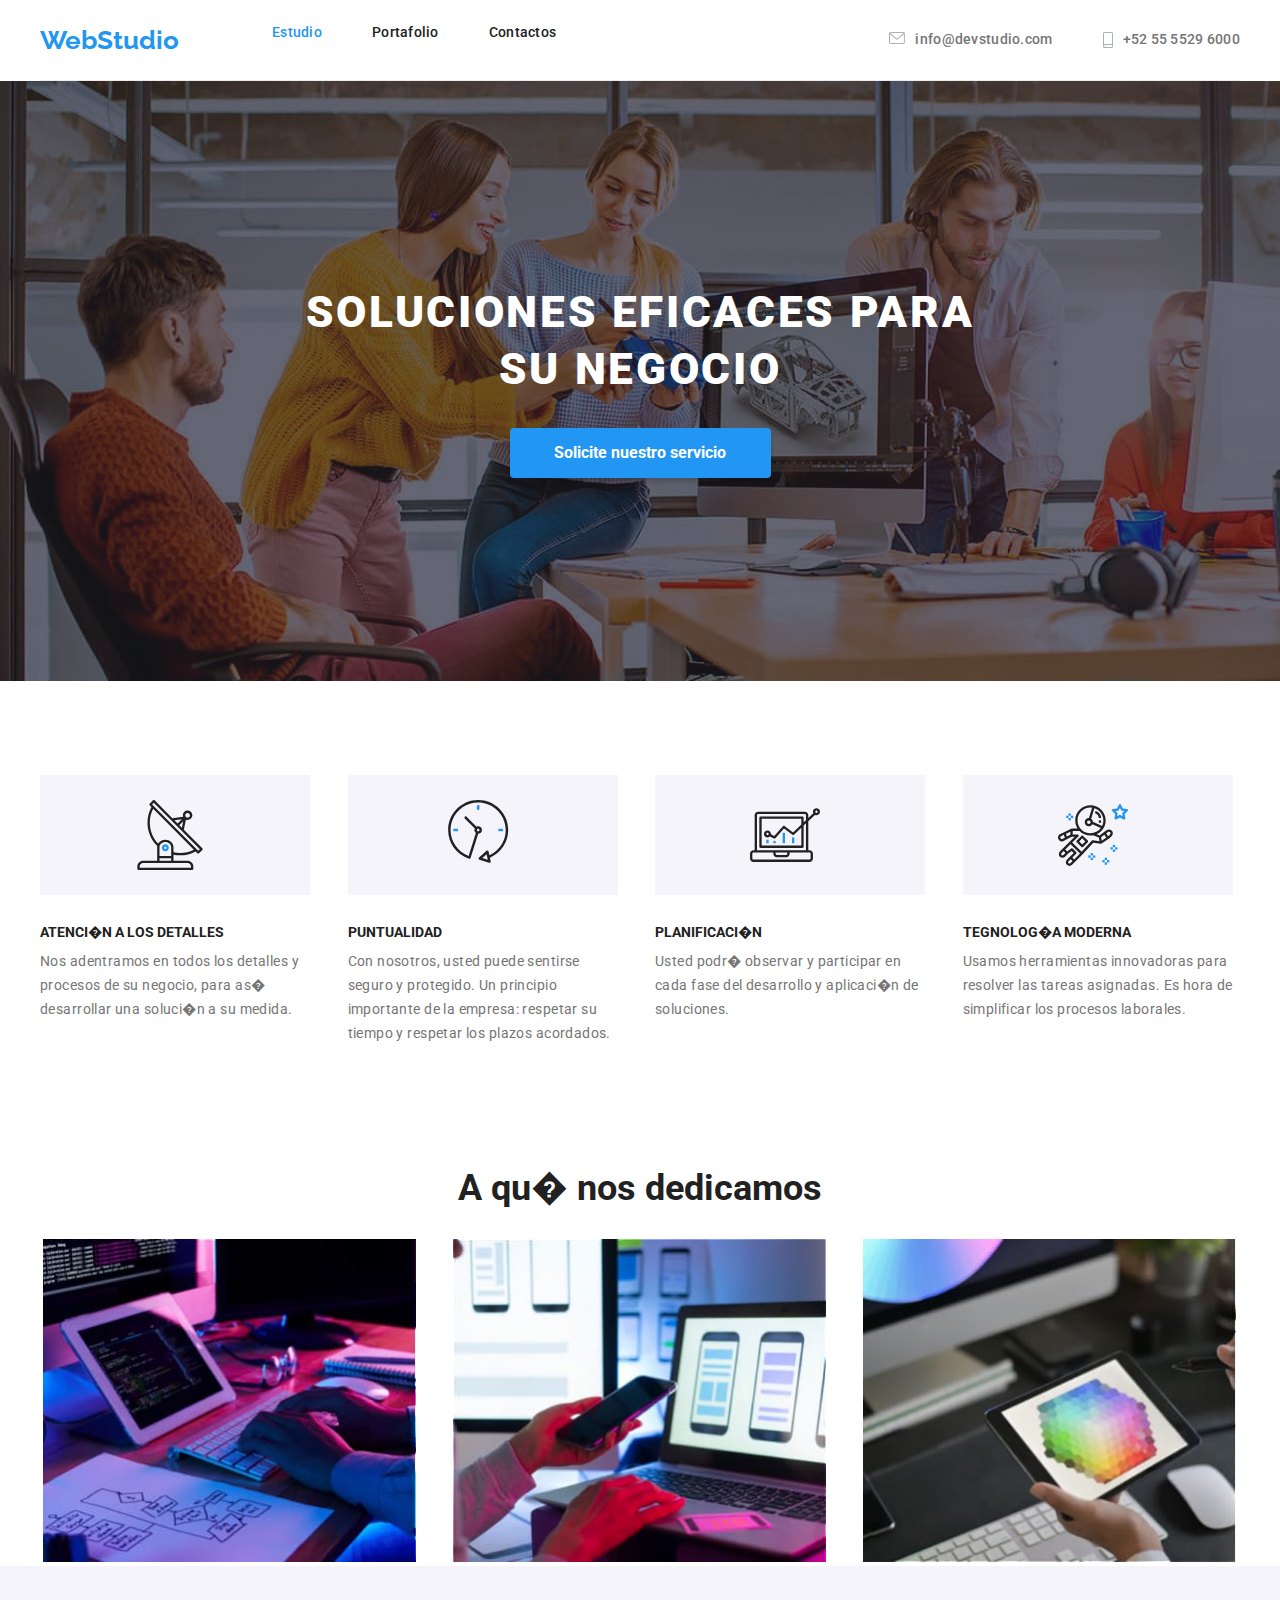
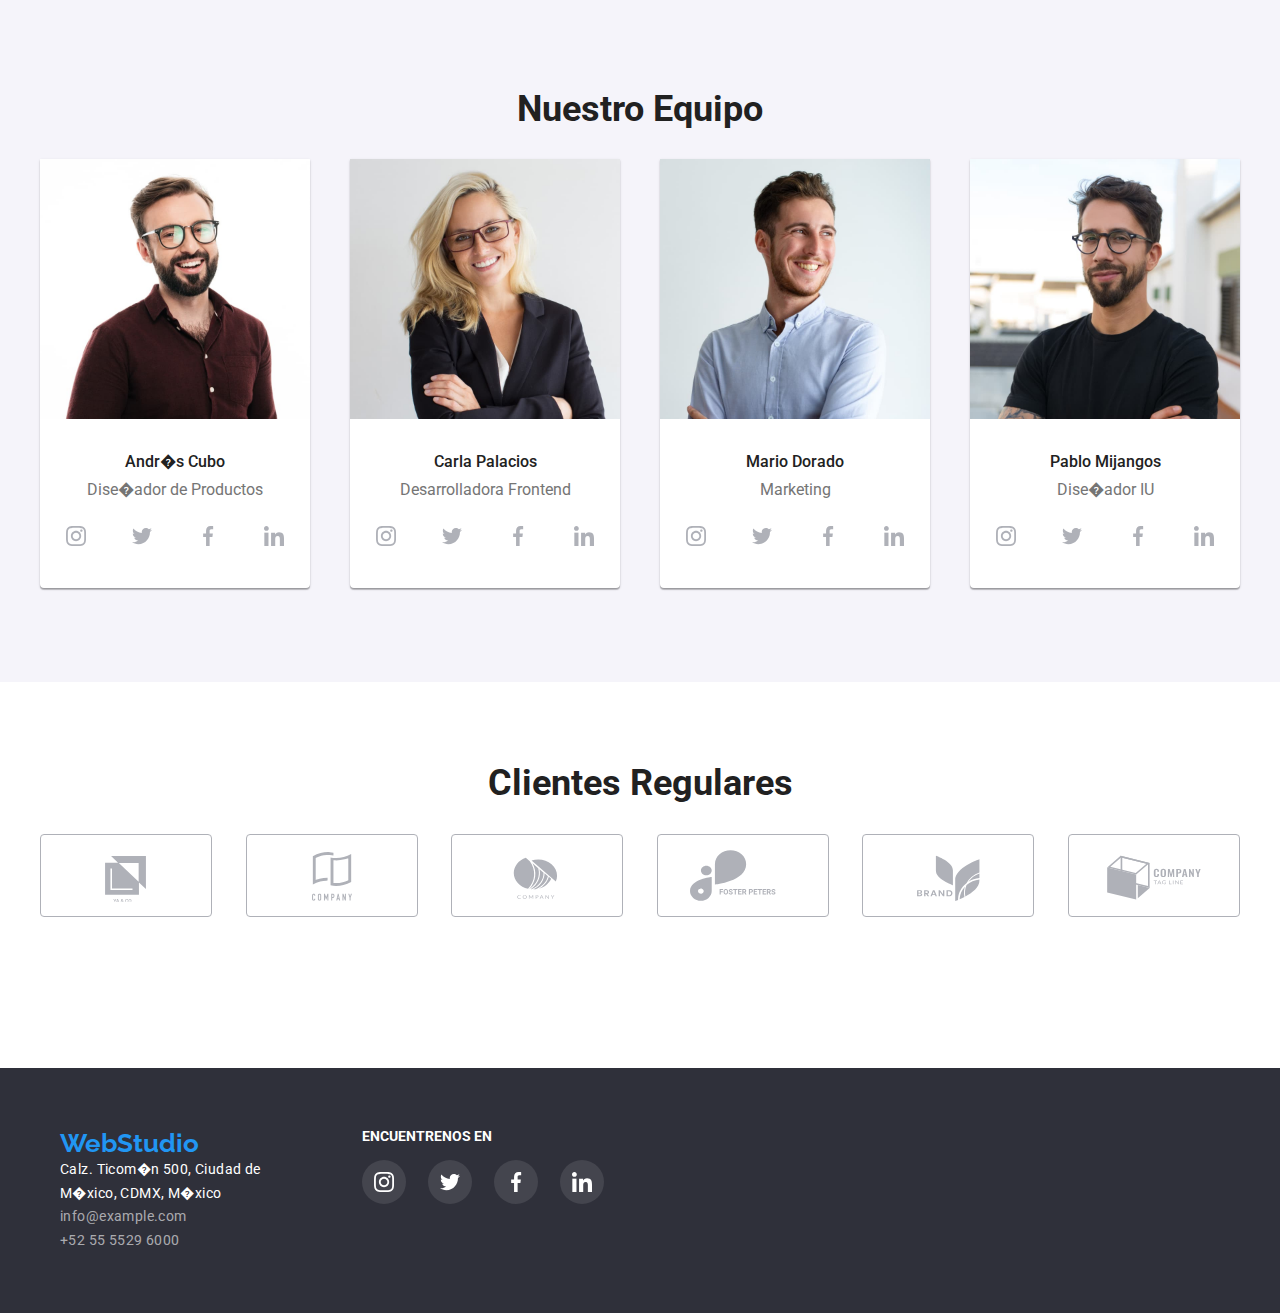
<file: index.html>
<!DOCTYPE html>
<html lang="es">
    <head>
        <meta charset="UTF-8">
        <meta http-equiv="X-UA-Compatible" content="IE=edge">
        <meta name="viewport" content="width=device-width, initial-scale=1.0">
        <link rel="preconnect" href="https://fonts.googleapis.com">
        <link rel="preconnect" href="https://fonts.gstatic.com" crossorigin>
        <link href="https://fonts.googleapis.com/css2?family=Raleway:wght@700&family=Roboto:wght@400;500;700;900&display=swap" rel="stylesheet">
        <link rel="stylesheet" href="https://cdnjs.cloudflare.com/ajax/libs/modern-normalize/2.0.0/modern-normalize.min.css" integrity="sha512-4xo8blKMVCiXpTaLzQSLSw3KFOVPWhm/TRtuPVc4WG6kUgjH6J03IBuG7JZPkcWMxJ5huwaBpOpnwYElP/m6wg==" crossorigin="anonymous" referrerpolicy="no-referrer" />
        <link rel="stylesheet" href="./css/styles.css">
        <title>Studio</title>
        
    </head>
    <body>
        <header>
            <div class="container page-header">
                <div class="header-right">  
                    <a href="" class="logo">WebStudio</a>
                    <nav>
                        <ul class="label-color menu-link">     
                            <li class="link-list"><a class="link active" href="#">Estudio</a></li>     
                            <li class="link-list"><a class="link" href="portfolio.html">Portafolio</a></li>     
                            <li class="link-list"><a class="link" href="#">Contactos</a></li>       
                        </ul> 
                    </nav>
                </div> 
                <ul class="contact-header">
                    <li class="link-list">
                        <a href="mailto:info@devstudio.com" class="menu-link link text-color">
                            <svg class="icon-contact icon" width="16" height="12">
                                <use href="./images/icons.svg#icon-sobre"></use>
                            </svg>info@devstudio.com
                        </a>
                    </li>
                    <li class="link-list">
                        <a href="#" class="menu-link link text-color">
                            <svg class="icon-contact icon" width="10" height="16">
                                <use href="./images/icons.svg#icon-smarthphone"></use>
                            </svg>+52 55 5529 6000</a>
                    </li>
                </ul>
            </div>
        </header>
        <main>
            <section>
                <div class="container content-banner">
                    <h1 class="text-banner">SOLUCIONES EFICACES PARA <br/> SU NEGOCIO</h1>
                    <button class="btn-blue btn-large" type="button">Solicite nuestro servicio</button>
                </div>
            </section>
            <section class="qualities-section section">
                <div class="container">
                    <ul class="qualities">
                        <li class="qualities-list">
                            <div class="ventajas">
                                <svg class="icon-contact" width="70" height="70">
                                    <use href="./images/icons.svg#icon-antena"></use>
                                </svg>
                            </div>
                            <h6 class="text-label label-color text-qualities">ATENCI�N A LOS DETALLES</h6>
                            <p class="text">Nos adentramos en todos los detalles y procesos de su negocio, para as� desarrollar una soluci�n a su medida.</p>
                        </li>
                        <li class="qualities-list">
                            <div class="ventajas">
                                <svg class="icon-contact" width="70" height="70">
                                    <use href="./images/icons.svg#icon-reloj"></use>
                                </svg>
                            </div>
                            <h6 class="text-label label-color text-qualities">PUNTUALIDAD</h6>
                            <p class="text">Con nosotros, usted puede sentirse seguro y protegido. Un principio importante de la empresa: respetar su tiempo y respetar los plazos acordados.</p>
                        </li>
                        <li class="qualities-list">
                            <div class="ventajas">
                                <svg class="icon-contact" width="70" height="70">
                                    <use href="./images/icons.svg#icon-diagrama"></use>
                                </svg>
                            </div>
                            <h6 class="text-label label-color text-qualities">PLANIFICACI�N</h6>
                            <p class="text">Usted podr� observar y participar en cada fase del desarrollo y aplicaci�n de soluciones.</p>
                        </li>
                        <li class="qualities-list">
                            <div class="ventajas">
                                <svg class="icon-contact" width="70" height="70">
                                    <use href="./images/icons.svg#icon-astronauta"></use>
                                </svg>
                            </div>
                            <h6 class="text-label label-color text-qualities">TEGNOLOG�A MODERNA</h6>
                            <p class="text">Usamos herramientas innovadoras para resolver las tareas asignadas. Es hora de simplificar los procesos laborales.</p>
                        </li>
                    </ul>    
                </div>
            </section>
            <section class="activities-section section">
                <div class="container">  
                    <h2 class="label-color subtitle">A qu� nos dedicamos</h2>
                    <ul class="activities-list">
                        <li class="activities-item">
                            <img src="images/imgDev.jpg" alt="Picture of a programer" width="373" height="323">
                        </li>
                        <li class="activities-item">
                            <img src="images/imgApp.jpg" alt="Picture of dev apps" width="373" height="323">
                        </li>
                        <li class="activities-item">
                            <img src="images/imgDesing.jpg" alt="Picture of a desing" width="373" height="323">
                        </li>
                    </ul>
                </div>
            </section>
            <section class="team-section section">
                <div class="container">
                    <h2 class="label-color subtitle">Nuestro Equipo</h2>
                    <ul class="team-list">
                        <li class="card-team">
                            <img src="images/fotoAndres.jpg" alt="Picture of a programer" class="img-team" width="270" height="260">
                            <h3 class="label-color text-card weight-card">Andr�s Cubo</h3>
                            <p class="text-card margin-text-card">Dise�ador de Productos</p>
                            <ul class="cont-social">
                                <li>
                                    <div class="list-social">
                                        <svg class="icon-social icon" width="20" height="20">
                                            <use href="./images/icons.svg#icon-instagram"></use>
                                        </svg>
                                    </div>
                                </li>
                                <li>
                                    <div class="list-social">
                                        <svg class="icon-social icon" width="20" height="20">
                                            <use href="./images/icons.svg#icon-twitter"></use>
                                        </svg>
                                    </div>
                                </li>
                                <li>
                                    <div class="list-social">
                                        <svg class="icon-social icon" width="20" height="20">
                                            <use href="./images/icons.svg#icon-facebook"></use>
                                        </svg>
                                    </div>
                                </li>
                                <li>
                                    <div class="list-social">
                                        <svg class="icon-social icon" width="20" height="20">
                                            <use href="./images/icons.svg#icon-linkedin"></use>
                                        </svg>
                                    </div>
                                </li>
                            </ul>
                        </li>
                        <li class="card-team">
                            <img src="images/fotoCarla.jpg" alt="Picture of a programer" class="img-team" width="270" height="260">
                            <h3 class="label-color text-card weight-card">Carla Palacios</h3>
                            <p class="text-card margin-text-card">Desarrolladora Frontend</p>
                            <ul class="cont-social">
                                <li>
                                    <div class="list-social">
                                        <svg class="icon-social icon" width="20" height="20">
                                            <use href="./images/icons.svg#icon-instagram"></use>
                                        </svg>
                                    </div>
                                </li>
                                <li>
                                    <div class="list-social">
                                        <svg class="icon-social icon" width="20" height="20">
                                            <use href="./images/icons.svg#icon-twitter"></use>
                                        </svg>
                                    </div>
                                </li>
                                <li>
                                    <div class="list-social">
                                        <svg class="icon-social icon" width="20" height="20">
                                            <use href="./images/icons.svg#icon-facebook"></use>
                                        </svg>
                                    </div>
                                </li>
                                <li>
                                    <div class="list-social">
                                        <svg class="icon-social icon" width="20" height="20">
                                            <use href="./images/icons.svg#icon-linkedin"></use>
                                        </svg>
                                    </div>
                                </li>
                            </ul>
                        </li>
                        </li>
                        <li class="card-team">
                            <img src="images/fotoMario.jpg" alt="Picture of a programer" class="img-team" width="270" height="260">
                            <h3 class="label-color text-card weight-card">Mario Dorado</h3>
                            <p class="text-card margin-text-card">Marketing</p>
                            <ul class="cont-social">
                                <li>
                                    <div class="list-social">
                                        <svg class="icon-social icon" width="20" height="20">
                                            <use href="./images/icons.svg#icon-instagram"></use>
                                        </svg>
                                    </div>
                                </li>
                                <li>
                                    <div class="list-social">
                                        <svg class="icon-social icon" width="20" height="20">
                                            <use href="./images/icons.svg#icon-twitter"></use>
                                        </svg>
                                    </div>
                                </li>
                                <li>
                                    <div class="list-social">
                                        <svg class="icon-social icon" width="20" height="20">
                                            <use href="./images/icons.svg#icon-facebook"></use>
                                        </svg>
                                    </div>
                                </li>
                                <li>
                                    <div class="list-social">
                                        <svg class="icon-social icon" width="20" height="20">
                                            <use href="./images/icons.svg#icon-linkedin"></use>
                                        </svg>
                                    </div>
                                </li>
                            </ul>
                        </li>
                        </li>
                        <li class="card-team">
                            <img src="images/fotoPablo.jpg" alt="Picture of a programer" class="img-team" width="270" height="260">
                            <h3 class="label-color text-card weight-card">Pablo Mijangos</h3>
                            <p class="text-card margin-text-card">Dise�ador IU</p>
                            <ul class="cont-social">
                                <li>
                                    <div class="list-social">
                                        <svg class="icon-social icon" width="20" height="20">
                                            <use href="./images/icons.svg#icon-instagram"></use>
                                        </svg>
                                    </div>
                                </li>
                                <li>
                                    <div class="list-social">
                                        <svg class="icon-social icon" width="20" height="20">
                                            <use href="./images/icons.svg#icon-twitter"></use>
                                        </svg>
                                    </div>
                                </li>
                                <li>
                                    <div class="list-social">
                                        <svg class="icon-social icon" width="20" height="20">
                                            <use href="./images/icons.svg#icon-facebook"></use>
                                        </svg>
                                    </div>
                                </li>
                                <li>
                                    <div class="list-social">
                                        <svg class="icon-social icon" width="20" height="20">
                                            <use href="./images/icons.svg#icon-linkedin"></use>
                                        </svg>
                                    </div>
                                </li>
                            </ul>
                        </li>
                        </li>
                    </ul>
                </div>
            </section>
            <section class="clients-section">
                <div class="container cont-clients">
                    <h2 class="label-color subtitle">Clientes Regulares</h2>
                    <ul class="client-list">
                        <li class="client-item">
                            <div class="cont-client-icon">
                                <svg class="icon-client icon" width="106" height="52.82">
                                    <use href="./images/icons.svg#icon-CompanyB"></use>
                                </svg>
                            </div>
                        </li>
                        <li class="client-item">
                            <div class="cont-client-icon">
                                <svg class="icon-client icon" width="106" height="52.82">
                                    <use href="./images/icons.svg#icon-companyRec"></use>
                                </svg>
                            </div>
                        </li>
                        <li class="client-item">
                            <div class="cont-client-icon">
                                <svg class="icon-client icon" width="106" height="52.82">
                                    <use href="./images/icons.svg#icon-company"></use>
                                </svg>
                            </div>
                        </li>
                        <li class="client-item">
                            <div class="cont-client-icon">
                                <svg class="icon-client icon" width="106" height="52.82">
                                    <use href="./images/icons.svg#icon-foster"></use>
                                </svg>
                            </div>
                        </li>
                        <li class="client-item">
                            <div class="cont-client-icon">
                                <svg class="icon-client icon" width="106" height="52.82">
                                    <use href="./images/icons.svg#icon-brand"></use>
                                </svg>
                            </div>
                        </li>
                        <li class="client-item">
                            <div class="cont-client-icon">
                                <svg class="icon-client icon" width="106" height="52.82">
                                    <use href="./images/icons.svg#icon-companyTag"></use>
                                </svg>
                            </div>
                        </li>
                    </ul>
                </div>
            </section>
        </main>
        <footer class="footer-page">
            <div class="container">
                <div class="cont-footer">
                    <div class="contact-footer">
                        <a href="" class="logo">WebStudio</a>
                        <address>
                            <ul>
                                <li>
                                    <p class="text text-white">Calz. Ticom�n 500, Ciudad de<br/> M�xico, CDMX, M�xico</p>
                                </li>
                                <li>
                                    <a class="link text text-foot" href="mailto:info@example.com">info@example.com</a>
                                </li>
                                <li>
                                    <a class="link text text-foot" href="tel:+52 55 5529 6000">+52 55 5529 6000</a>
                                </li>
                            </ul>    
                        </address>
                    </div>
                    <div class="social-footer">
                        <p>ENCUENTRENOS EN</p>
                            <ul class="cont-social-footer">
                                <li>
                                    <div class="list-social">
                                        <svg class="icon-social-foot" width="20" height="20">
                                            <use href="./images/icons.svg#icon-instagram"></use>
                                        </svg>
                                    </div>
                                </li>
                                <li>
                                    <div class="list-social">
                                        <svg class="icon-social-foot" width="20" height="20">
                                            <use href="./images/icons.svg#icon-twitter"></use>
                                        </svg>
                                    </div>
                                </li>
                                <li>
                                    <div class="list-social">
                                        <svg class="icon-social-foot" width="20" height="20">
                                            <use href="./images/icons.svg#icon-facebook"></use>
                                        </svg>
                                    </div>
                                </li>
                                <li>
                                    <div class="list-social">
                                        <svg class="icon-social-foot" width="20" height="20">
                                            <use href="./images/icons.svg#icon-linkedin"></use>
                                        </svg>
                                    </div>
                                </li>
                            </ul>
                    </div>  
                </div>
            </div>
        </footer>
    </body>
</html>
</file>
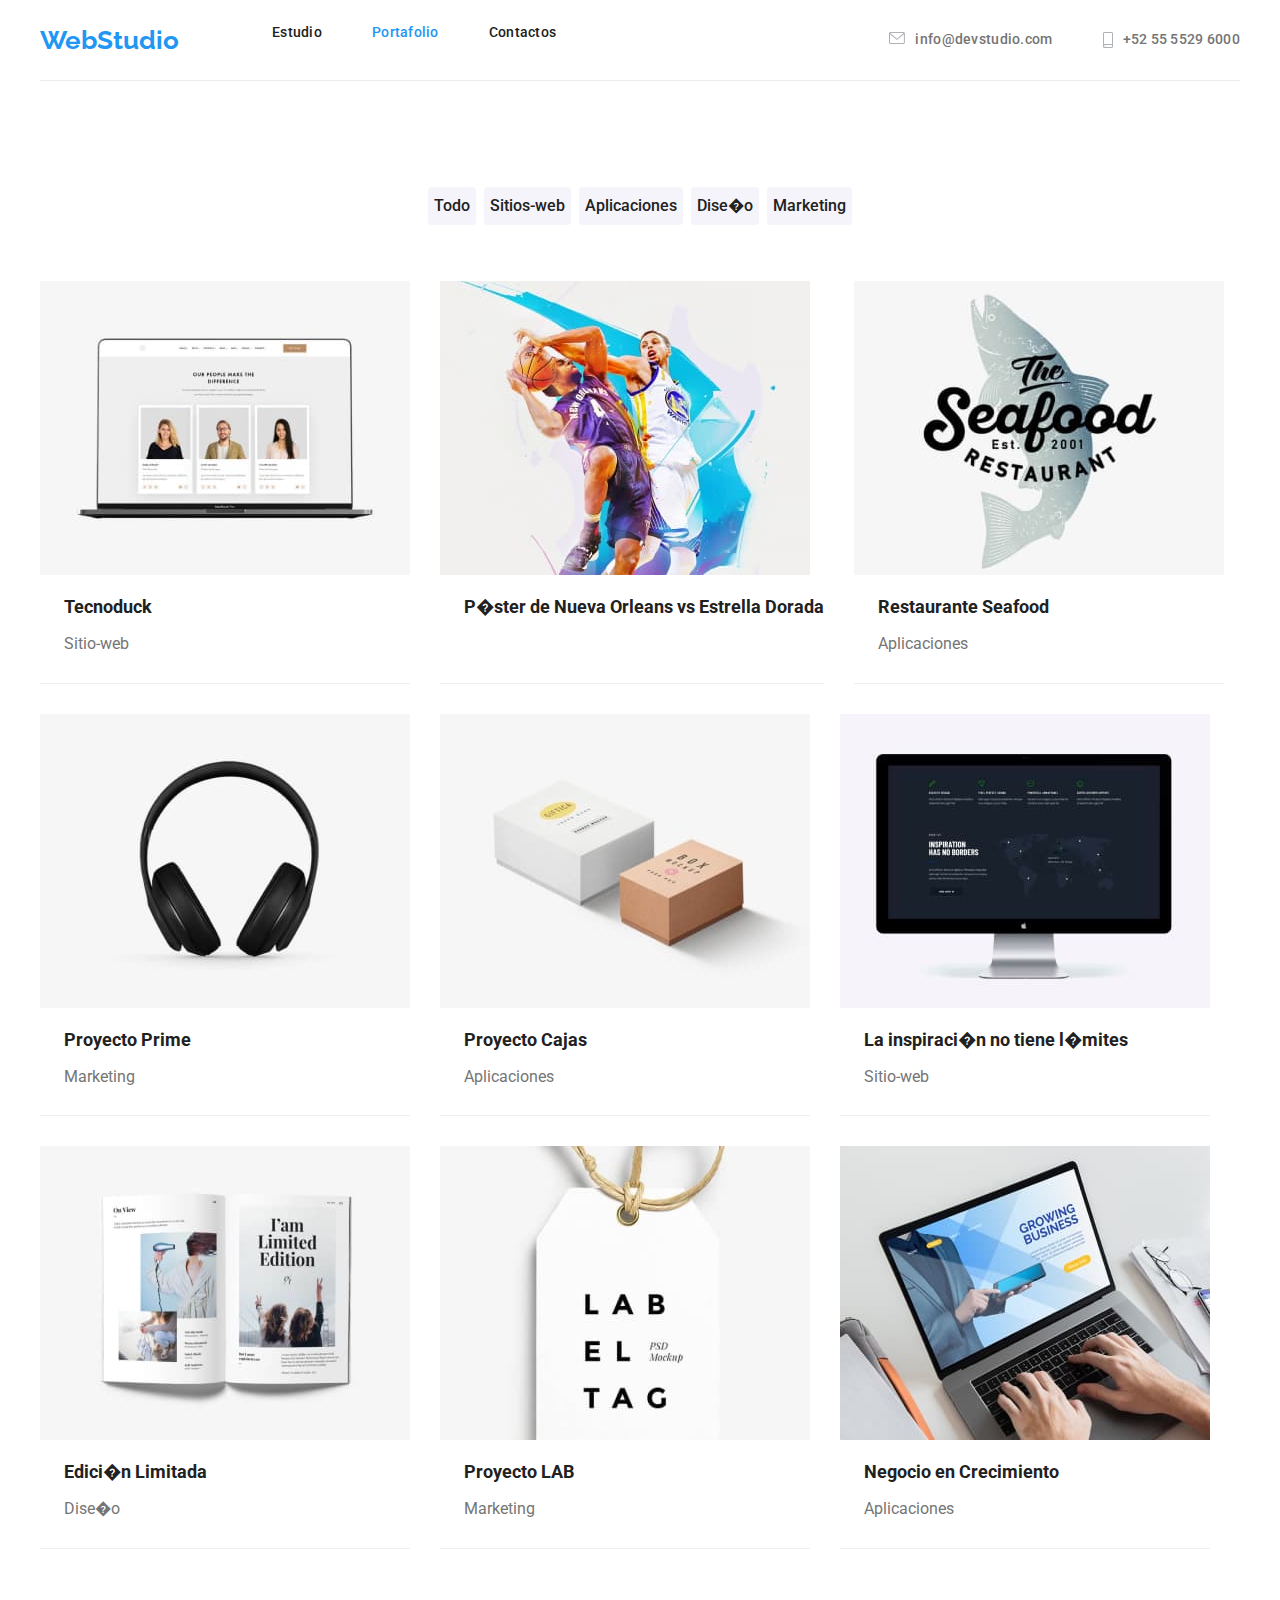
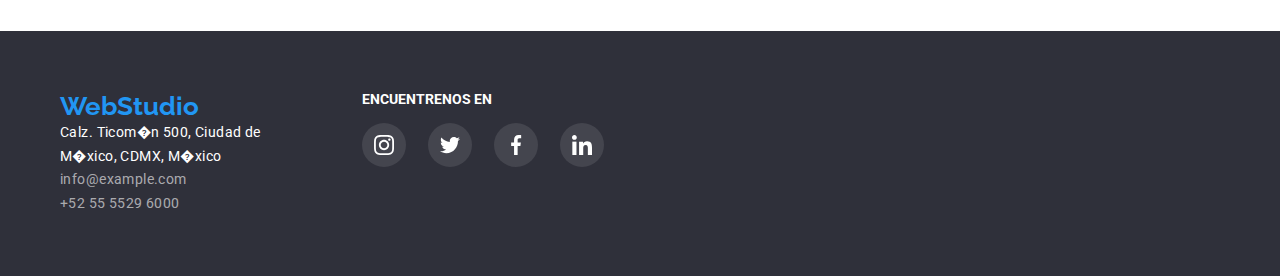
<file: portfolio.html>
<!DOCTYPE html>
<html lang="es">
    <head>
        <meta charset="UTF-8">
        <meta http-equiv="X-UA-Compatible" content="IE=edge">
        <meta name="viewport" content="width=device-width, initial-scale=1.0">
        <link rel="preconnect" href="https://fonts.googleapis.com">
        <link rel="preconnect" href="https://fonts.gstatic.com" crossorigin>
        <link href="https://fonts.googleapis.com/css2?family=Raleway:wght@700&family=Roboto:wght@400;500;700;900&display=swap" rel="stylesheet">
        <link rel="stylesheet" href="https://cdnjs.cloudflare.com/ajax/libs/modern-normalize/2.0.0/modern-normalize.min.css" integrity="sha512-4xo8blKMVCiXpTaLzQSLSw3KFOVPWhm/TRtuPVc4WG6kUgjH6J03IBuG7JZPkcWMxJ5huwaBpOpnwYElP/m6wg==" crossorigin="anonymous" referrerpolicy="no-referrer" />
        <link rel="stylesheet" href="./css/styles.css">
        <title>Portafolio</title>
        
    </head>
    <body>
        <header>
            <div class="container page-header">
                <div class="header-right">  
                    <a href="" class="logo">WebStudio</a>
                    <nav>
                        <ul class="label-color menu-link">     
                            <li class="link-list"><a class="link" href="index.html">Estudio</a></li>     
                            <li class="link-list"><a class="link active" href="portfolio.html">Portafolio</a></li>     
                            <li class="link-list"><a class="link" href="#">Contactos</a></li>       
                        </ul> 
                    </nav>
                </div> 
                <ul class="contact-header">
                    <li class="link-list">
                        <a href="mailto:info@devstudio.com" class="menu-link link text-color">
                            <svg class="icon-contact icon" width="16" height="12">
                                <use href="./images/icons.svg#icon-sobre"></use>
                            </svg>info@devstudio.com
                        </a>
                    </li>
                    <li class="link-list">
                        <a href="#" class="menu-link link text-color">
                            <svg class="icon-contact icon" width="10" height="16">
                                <use href="./images/icons.svg#icon-smarthphone"></use>
                            </svg>+52 55 5529 6000</a>
                    </li>
                </ul>
            </div>
        </header>
        <main>
            <section>
                <div class="container">
                    <ul class="global-link filter-link">     
                        <li class="filter-item"><button type="button" class="btn-filter">Todo</button></li>     
                        <li class="filter-item"><button href="#" type="button" class="btn-filter">Sitios-web</button></li>     
                        <li class="filter-item"><button href="#" type="button" class="btn-filter">Aplicaciones</button></li>
                        <li class="filter-item"><button href="#" type="button" class="btn-filter">Dise�o</button></li>     
                        <li class="filter-item"><button href="#" type="button" class="btn-filter">Marketing</button></li>       
                    </ul>
                    <ul class="products-list">
                        <li class="box-products">
                            <img src="images/tecnoduck.jpg" alt="Picture of a programer" width="370" height="294">
                            <p class="label-color tittle-card margin-box">Tecnoduck</p>
                            <p class="text-card margin-box">Sitio-web</p>
                        </li>
                        <li class="box-products">
                            <img src="images/poster.jpg" alt="Picture of a programer" width="370" height="294">
                            <p class="label-color tittle-card margin-box">P�ster de Nueva Orleans vs Estrella Dorada</p>
                        </li>
                        <li class="box-products">
                            <img src="images/seafood.jpg" alt="Picture of a programer" width="370" height="294">
                            <p class="label-color tittle-card margin-box">Restaurante Seafood</p>
                            <p class="text-card margin-box">Aplicaciones</p>
                        </li>
                        <li class="box-products">
                            <img src="images/audifonos.jpg" alt="Picture of a programer" width="370" height="294">
                            <p class="label-color tittle-card margin-box">Proyecto Prime</p>
                            <p class="text-card margin-box">Marketing</p>
                        </li>
                        <li class="box-products">
                            <img src="images/cajas.jpg" alt="Picture of a programer" width="370" height="294">
                            <p class="label-color tittle-card margin-box">Proyecto Cajas</p>
                            <p class="text-card margin-box">Aplicaciones</p>
                        </li>
                        <li class="box-products">
                            <img src="images/monitor.jpg" alt="Picture of a programer" width="370" height="294">
                            <p class="label-color tittle-card margin-box">La inspiraci�n no tiene l�mites</p>
                            <p class="text-card margin-box">Sitio-web</p>
                        </li>
                        <li class="box-products">
                            <img src="images/libro.jpg" alt="Picture of a programer" width="370" height="294">
                            <p class="label-color tittle-card margin-box">Edici�n Limitada</p>
                            <p class="text-card margin-box">Dise�o</p>
                        </li>
                        <li class="box-products">
                            <img src="images/etiqueta.jpg" alt="Picture of a programer" width="370" height="294">
                            <p class="label-color tittle-card margin-box">Proyecto LAB</p>
                            <p class="text-card margin-box">Marketing</p>
                        </li>
                        <li class="box-products">
                            <img src="images/laptop.jpg" alt="Picture of a programer" width="370" height="294">
                            <p class="label-color tittle-card margin-box">Negocio en Crecimiento</p>
                            <p class="text-card margin-box">Aplicaciones</p>
                        </li>
                    </ul>
                </div>
            </section>
        </main>
        <footer class="footer-page">
            <div class="container">
                <div class="cont-footer">
                    <div class="contact-footer">
                        <a href="" class="logo">WebStudio</a>
                        <address>
                            <ul>
                                <li>
                                    <p class="text text-white">Calz. Ticom�n 500, Ciudad de<br/> M�xico, CDMX, M�xico</p>
                                </li>
                                <li>
                                    <a class="link text text-foot" href="mailto:info@example.com">info@example.com</a>
                                </li>
                                <li>
                                    <a class="link text text-foot" href="tel:+52 55 5529 6000">+52 55 5529 6000</a>
                                </li>
                            </ul>    
                        </address>
                    </div>
                    <div class="social-footer">
                        <p>ENCUENTRENOS EN</p>
                            <ul class="cont-social-footer">
                                <li>
                                    <div class="list-social">
                                        <svg class="icon-social-foot" width="20" height="20">
                                            <use href="./images/icons.svg#icon-instagram"></use>
                                        </svg>
                                    </div>
                                </li>
                                <li>
                                    <div class="list-social">
                                        <svg class="icon-social-foot" width="20" height="20">
                                            <use href="./images/icons.svg#icon-twitter"></use>
                                        </svg>
                                    </div>
                                </li>
                                <li>
                                    <div class="list-social">
                                        <svg class="icon-social-foot" width="20" height="20">
                                            <use href="./images/icons.svg#icon-facebook"></use>
                                        </svg>
                                    </div>
                                </li>
                                <li>
                                    <div class="list-social">
                                        <svg class="icon-social-foot" width="20" height="20">
                                            <use href="./images/icons.svg#icon-linkedin"></use>
                                        </svg>
                                    </div>
                                </li>
                            </ul>
                    </div>  
                </div>
            </div>
        </footer>
    </body>
</html>
</file>
<file: css/styles.css>
:root {
    --color-blue: #2196F3;
    --background-brand: #2F303A;
    --background-team: #F5F4FA;
    --text-color: #757575;
    --label-color: #212121;
    --logo-font: 'Raleway';
    --brand-font: 'Roboto';
    --icon-color: #AFB1B8;
}
body{
    font-family: var(--brand-font), sans-serif;
    color: var(--text-color);
    margin: 0;
}
a {
    text-decoration: none;
    font-family: inherit;
}
ul {
    list-style: none;
}
p, ul,  h1, h3, h4, h6{
    margin: 0;
    padding: 0;
}
button{
    outline: none;
    border: none;
}
.container{
    width: 1200px;
    margin: 0 auto;
}
.filter-link{
    display: flex;
    justify-content: center;
    margin-top: 106px;
    margin-bottom: 56px;
}
.filter-item{
    margin-right: 8px;
}
.filter-item:last-child{
    margin-right: 0;
}
.page-header{
    height: 80px;
    display: flex;
    align-items: center;
    justify-content: space-between;
    border-bottom: 1px solid #ECECEC;
}
.contact-header{
    display: flex;
}
.menu {
    display: flex;
}
.link{
    color: var(--label-color);
}
.link.active{
    color: var(--color-blue); 
}

.link:hover, .link .icon-contact:hover {
    color: var(--color-blue);
    fill: #188CE8;
}

.menu-link{
    font-size: 14px;
    line-height: 1.1;
    letter-spacing: 0.02em;
    font-weight: 500;
    display: flex;
    transition: color 0.3s;
}
.link-list{
    margin-right: 50px;
}
.link-list:last-child{
    margin-right: 0;
}

.label-color{
    color: var(--label-color);
}
.text-color{
    color: var(--text-color);
}
.text-label{
    font-weight: 700;
    font-size: 14px;
    line-height: 1.1;
}
.text-qualities{
    margin-bottom: 10px;
}
.text{
    font-size: 14px;
    line-height: 1.7;
    letter-spacing: 0.03em;
}
.text-card{
    font-size: 16px;
    line-height: 1.1;
}
.tittle-card{
    font-size: 18px;
    line-height: 2;
    font-weight: 700;
}
.margin-box{
    margin: 10px 0 10px 24px;
}
.weight-card{
    font-weight: 500;
}
.text-white {
    color: white;
}
.text-foot {
    color: rgba(255, 255, 255, 0.6);
}
.subtitle{
    font-weight: 700;
    font-size: 36px;
    line-height: 1.1;
}
.logo{
    font-family: var(--logo-font);
    font-weight: 700;
    font-size: 26px;
    color: var(--color-blue);
    margin-right: 93px;
}
.header-right{
    display: flex;
}
.section{
    padding: 94px 0;
}
.text-banner{
    font-weight: 900;
    font-size: 44px;
    line-height: 1.3;
    letter-spacing: 0.06em;
    text-transform: uppercase;
    color: white;
    text-align: center;
}
.content-banner{
    width: 100%;
    background-color: var(--background-brand);
    background: url("../images/banner.jpg") no-repeat center;
    background: linear-gradient(rgba(47, 48, 58, 0.40), rgba(47, 48, 58, 0.40)), url("../images/banner.jpg");
    background-size: cover;
    height: 600px;
    display: flex;
    flex-direction: column;
    justify-content: center;
    align-items: center;
}
.qualities-section{
    display: flex;
    align-content: flex-start;
    justify-content: space-between;
}
.qualities{
    display: flex;
    gap: 30px;
}
.qualities-list{
    flex-basis: calc((100% - 90px) / 4);
}
.activities-section{
    text-align: center;
    padding: 0;
}
.activities-list{
    display: flex;
    gap: 30px;
}
.activities-item{
    flex-basis: calc((100% - 60px) / 3);
}
.team-section {
    text-align: center;
    background-color: var(--background-team);
}
.team-list{
    display: flex;
    align-content: flex-start;
    justify-content: space-between;
    gap:37px;
}
.img-team{
    margin-bottom: 30px;
}
.margin-text-card{
    margin-top: 10px;
}
.card-team {
    width: 270px;
    background-color: white;
    box-shadow: 0px 2px 1px 0px rgba(0, 0, 0, 0.20), 0px 1px 1px 0px rgba(0, 0, 0, 0.14), 0px 1px 3px 0px rgba(0, 0, 0, 0.12);
    padding-bottom: 30px;
    border-radius: 0px 0px 4px 4px;
}
.footer-page {
    background-color: var(--background-brand);
    padding: 60px;
}
address {
    font-style: normal;
}
.filter-button{
    font-size: 16px;
    line-height: 1.6;
    letter-spacing: 0.03em;
    text-align: center;
}
.btn-blue{
    background-color: var(--color-blue);
    border-radius: 4px;
    color: white;
    font-size: 16px;
    cursor: pointer;
    font-family: inherit;
}
.btn-blue:hover {
    background-color: #188CE8;
}
.btn-large{
    width: 261px;
    height: 50px;
    box-shadow: 0px 4px 4px rgba(0, 0, 0, 0.15);
    font-weight: 700;
    line-height: 1.8;
    margin-top: 30px;
}
.btn-filter{
    border-radius: 4px;
    background: var(--background-team);
    height: 38px;
    color: var(--label-color);
    text-align: center;
    font-size: 16px;
    font-family: var(--brand-font);
    font-weight: 500;
    line-height: 1.6;
}
.btn-filter:hover {
    background: var(--color-blue);
    color: white;
    cursor: pointer;
    box-shadow: 0px 2px 2px 0px rgba(0, 0, 0, 0.12), 0px 1px 2px 0px rgba(0, 0, 0, 0.08), 0px 3px 1px 0px rgba(0, 0, 0, 0.10);
}
.products-list{
    display: flex;
    flex-wrap: wrap;
    gap: 30px;
}
.box-products{
    left: calc(50% - 370px/2 - 400px);
    top: calc(50% - 404px/2 - 30px);
    /*flex-basis: calc((100% - 60px) / 3);*/
    background: #FFFFFF;
    border-bottom: 1px solid #EEEEEE;
    padding-bottom: 20px;
}
.box-products:nth-child(n + 7){
    margin-bottom: 82px;
}
.box-products:hover{
    border-bottom: 1px solid #EEEEEE;
    box-shadow: 0px 1px 1px rgba(0, 0, 0, 0.12), 0px 4px 4px rgba(0, 0, 0, 0.06), 1px 4px 6px rgba(0, 0, 0, 0.16);
    cursor: pointer;
}
.icon-contact{
    margin-right: 10px;
}
.ventajas{
    width: 270px;
    height: 120px;
    margin-bottom: 30px;
    display: flex;
    justify-content: center;
    align-items: center;
    background-color: var(--background-team);
}
.cont-social{
    height: 44px;
    display: flex;
    align-items: center;
    justify-content: center;
    gap:22px;
    margin-top: 16px;
}
.icon{
    fill: var(--icon-color);
}
.list-social{
    border-radius: 50%;
    display: flex;
    justify-content: center;
    align-items: center;
}
.list-social:hover {
    width: 44px;
    height: 44px;
    background-color: var(--color-blue);
}
.cont-social .icon-social:hover{
    fill: white;
    cursor: pointer;
}
.cont-clients{
    padding-top: 52px;
    text-align: center;
}
.client-list {
    display: flex;
    align-content: flex-start;
    justify-content: space-between;
    gap:30px;
}
.cont-client-icon{
    width: 170px;
    height: 81px;
    display: flex;
    justify-content: center;
    align-items: center;
    margin-bottom: 151px;
    border-radius: 4px;
    border: 1px solid var(--icon-color);
}

.cont-client-icon:hover{
    border: 1px solid var(--color-blue);
}
.icon-client:hover{
    fill: var(--color-blue)
}
.cont-footer{
    display: flex;
    justify-content: flex-start;
    align-items: flex-start;
}

.social-footer{
    color: white;
    font-size: 14px;
    font-weight: 700;
}
.contact-footer{
    margin-right: 70px;
}
.cont-social-footer{
    display: flex;
    align-items: center;
    justify-content: center;
    gap:22px;
    margin-top: 16px;
}
.list-social{
    width: 44px;
    height: 44px;
    border-radius: 50%;
    background-color: rgba(255, 255, 255, 0.10);
    display: flex;
    align-items: center;
    justify-content: center;
}
.icon-social-foot{
    fill: white;
}
.list-social:hover {
    background-color: var(--color-blue);
    cursor: pointer;
}
.cont-social .icon-social:hover{
    fill: white;
    cursor: pointer;
}
</file>
